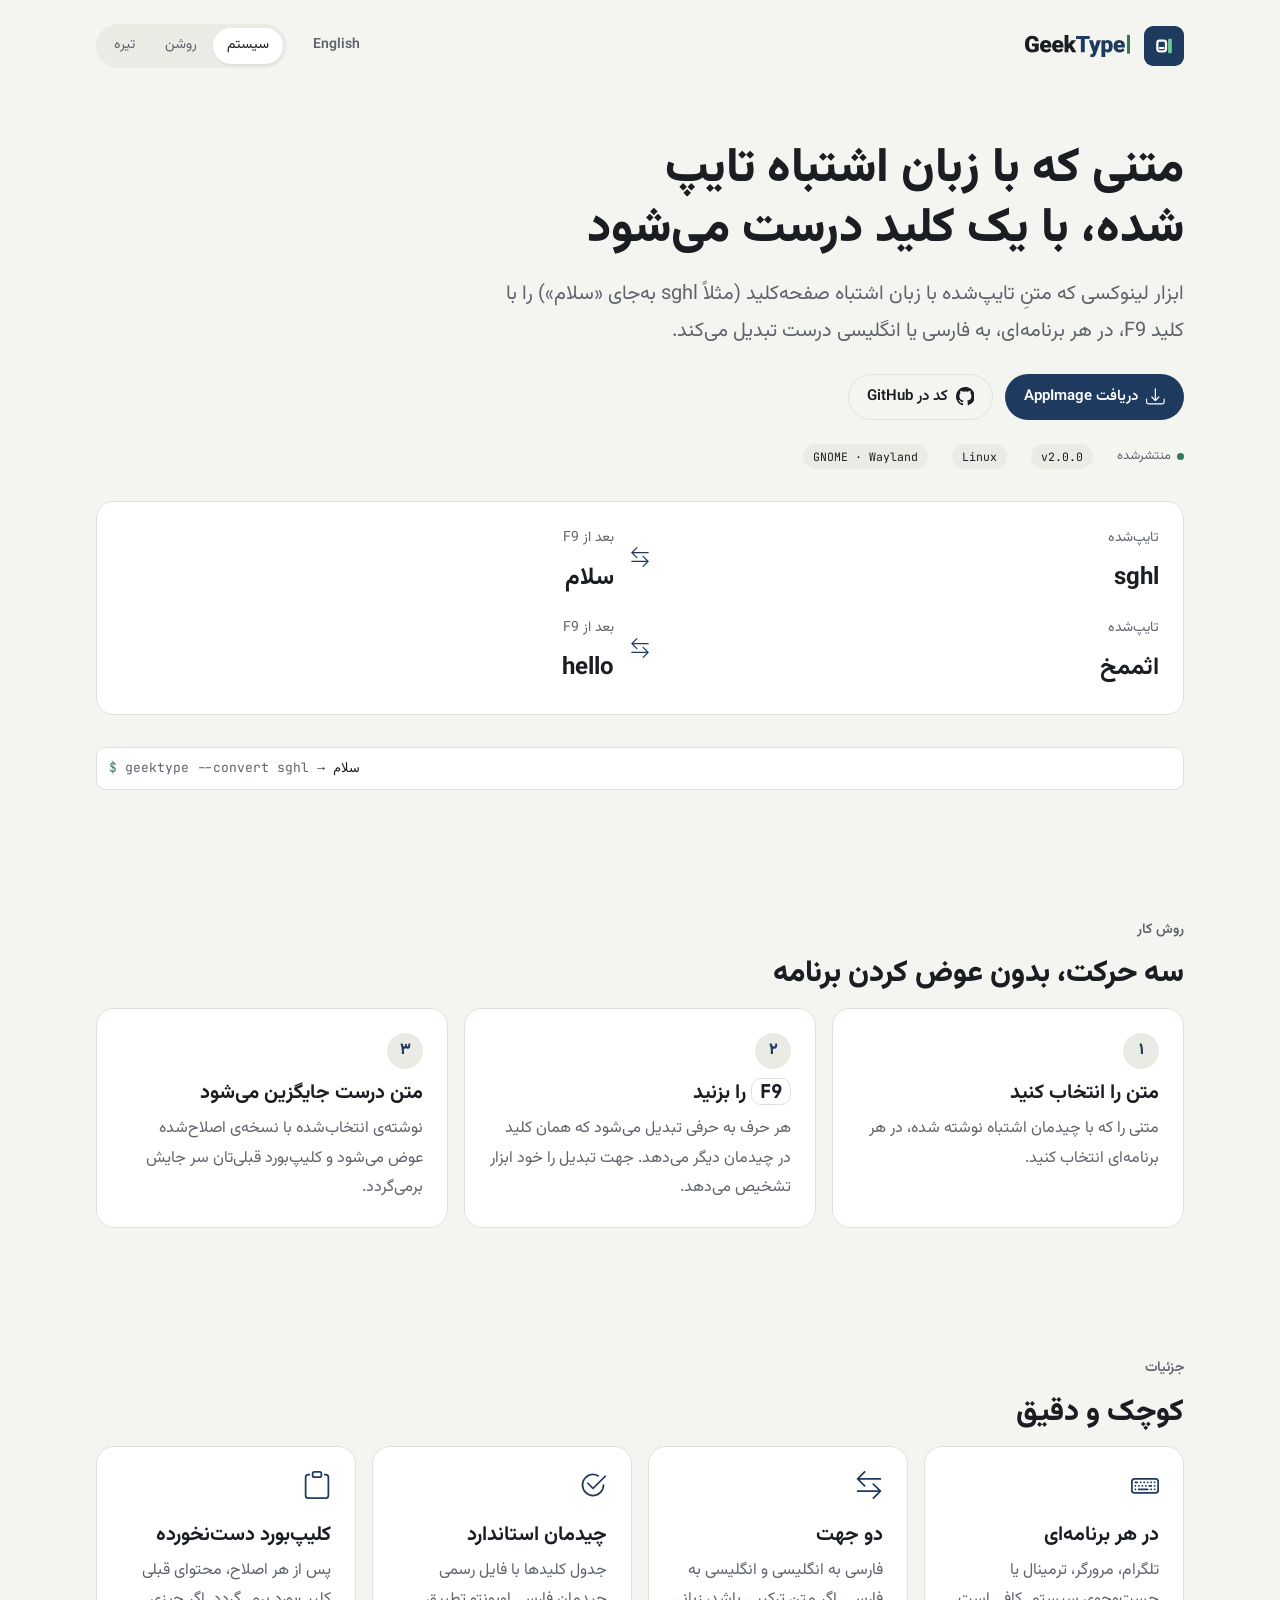
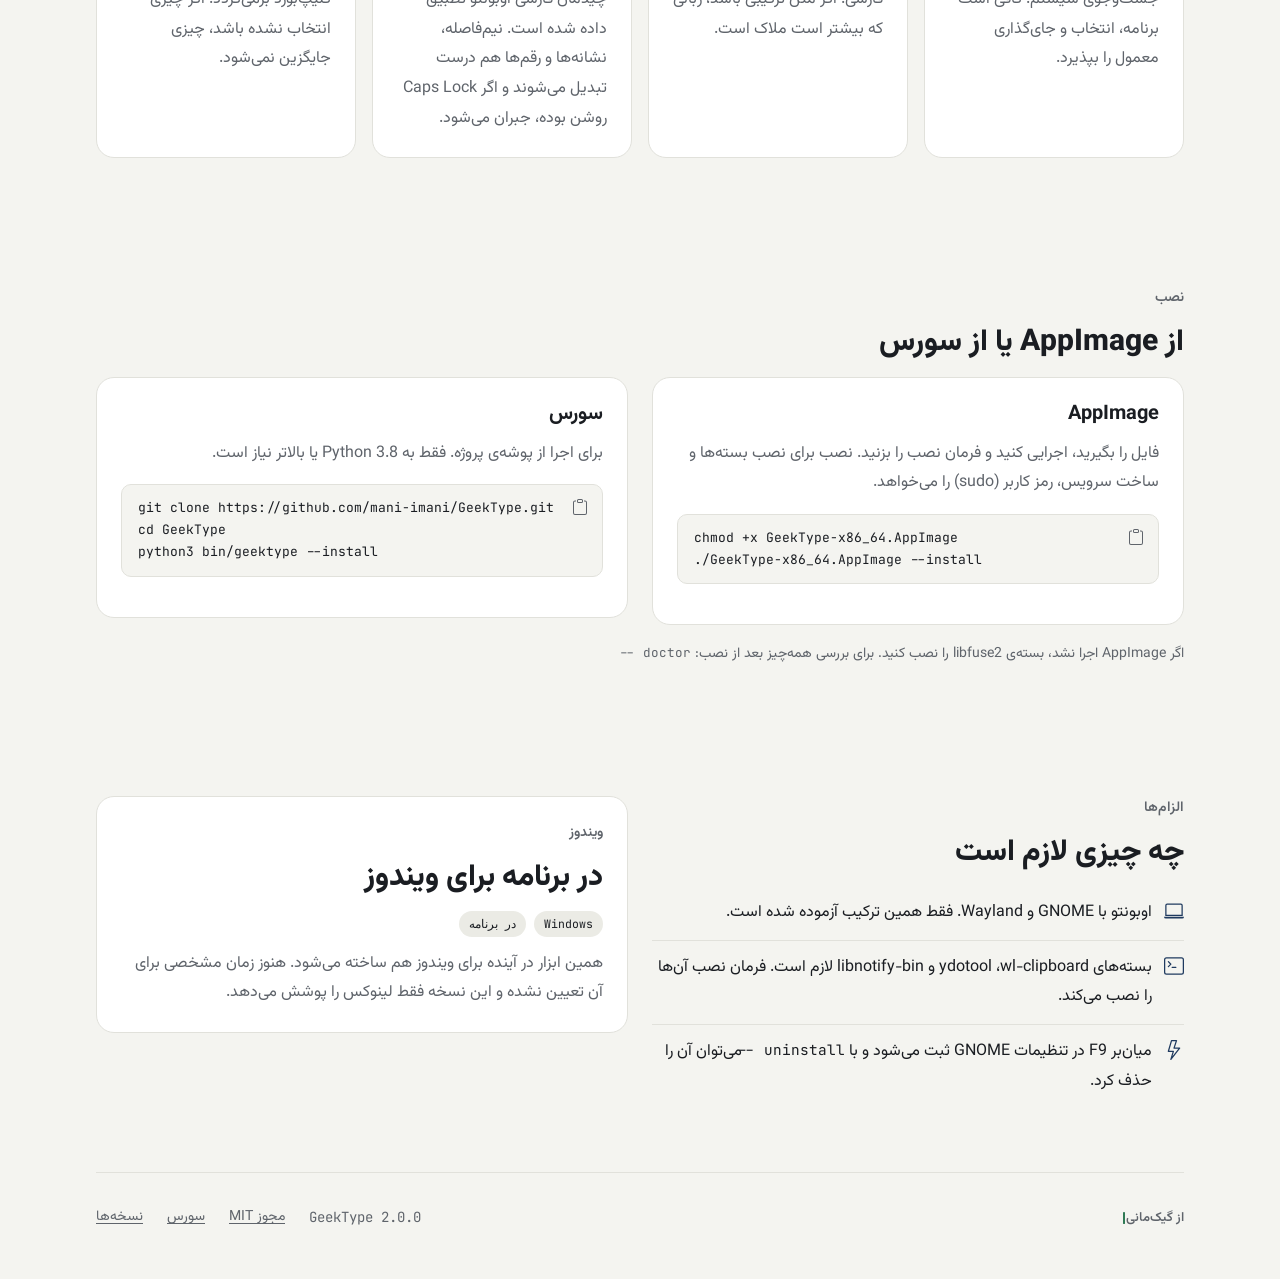
<file: docs/index.html>
<!doctype html>
<html lang="fa" dir="rtl">
<head>
<meta charset="utf-8">
<meta name="viewport" content="width=device-width, initial-scale=1">
<title>GeekType · اصلاح متنِ تایپ‌شده با زبان اشتباه</title>
<meta name="description" content="ابزار لینوکسی که متنِ تایپ‌شده با زبان اشتباه صفحه‌کلید را با کلید F9، در هر برنامه‌ای، به فارسی یا انگلیسی درست تبدیل می‌کند.">
<meta name="color-scheme" content="light dark">
<link rel="icon" type="image/svg+xml" href="assets/geektype-icon-32.svg">
<link rel="alternate" hreflang="en" href="en/">
<link rel="stylesheet" href="css/geek.css">
<link rel="stylesheet" href="css/geektype.css">
<script>try{var t=localStorage.getItem("geekmani-theme");if(t==="light"||t==="dark"){document.documentElement.setAttribute("data-theme",t)}}catch(e){}</script>
</head>
<body>
<a class="skip" href="#main">رفتن به محتوا</a>
<div class="gm-page">
<header class="top">
  <a class="brand" href="./" aria-label="GeekType">
    <span class="gm-mark"><img src="assets/geektype-icon.svg" alt="" width="40" height="40"></span>
    <img class="wordmark wm-light" src="assets/geektype-wordmark-light.svg" alt="GeekType" width="109" height="26">
    <img class="wordmark wm-dark" src="assets/geektype-wordmark-dark.svg" alt="GeekType" width="109" height="26">
  </a>
  <div class="top-tools">
    <a class="lang-link" href="en/" hreflang="en" lang="en">English</a>
    <div class="gm-seg" role="group" aria-label="پوسته"><button type="button" data-theme="system" aria-pressed="true">سیستم</button><button type="button" data-theme="light" aria-pressed="false">روشن</button><button type="button" data-theme="dark" aria-pressed="false">تیره</button></div>
  </div>
</header>

<main id="main">
<section class="hero">
  <h1 class="reveal">متنی که با زبان اشتباه تایپ شده، با یک کلید درست می‌شود</h1>
  <p class="lead reveal">ابزار لینوکسی که متنِ تایپ‌شده با زبان اشتباه صفحه‌کلید (مثلاً <bdi>sghl</bdi> به‌جای «سلام») را با کلید <bdi>F9</bdi>، در هر برنامه‌ای، به فارسی یا انگلیسی درست تبدیل می‌کند.</p>
  <div class="actions reveal">
    <a class="gm-btn gm-btn--primary" href="https://github.com/mani-imani/GeekType/releases/latest/download/GeekType-x86_64.AppImage"><svg class="ico" viewBox="0 0 16 16" aria-hidden="true" focusable="false"><path d="M.5 9.9a.5.5 0 0 1 .5.5v2.5a1 1 0 0 0 1 1h12a1 1 0 0 0 1-1v-2.5a.5.5 0 0 1 1 0v2.5a2 2 0 0 1-2 2H2a2 2 0 0 1-2-2v-2.5a.5.5 0 0 1 .5-.5"/>
  <path d="M7.646 11.854a.5.5 0 0 0 .708 0l3-3a.5.5 0 0 0-.708-.708L8.5 10.293V1.5a.5.5 0 0 0-1 0v8.793L5.354 8.146a.5.5 0 1 0-.708.708z"/></svg>دریافت AppImage</a>
    <a class="gm-btn gm-btn--secondary" href="https://github.com/mani-imani/GeekType"><svg class="ico" viewBox="0 0 16 16" aria-hidden="true" focusable="false"><path d="M8 0C3.58 0 0 3.58 0 8c0 3.54 2.29 6.53 5.47 7.59.4.07.55-.17.55-.38 0-.19-.01-.82-.01-1.49-2.01.37-2.53-.49-2.69-.94-.09-.23-.48-.94-.82-1.13-.28-.15-.68-.52-.01-.53.63-.01 1.08.58 1.23.82.72 1.21 1.87.87 2.33.66.07-.52.28-.87.51-1.07-1.78-.2-3.64-.89-3.64-3.95 0-.87.31-1.59.82-2.15-.08-.2-.36-1.02.08-2.12 0 0 .67-.21 2.2.82.64-.18 1.32-.27 2-.27s1.36.09 2 .27c1.53-1.04 2.2-.82 2.2-.82.44 1.1.16 1.92.08 2.12.51.56.82 1.27.82 2.15 0 3.07-1.87 3.75-3.65 3.95.29.25.54.73.54 1.48 0 1.07-.01 1.93-.01 2.2 0 .21.15.46.55.38A8.01 8.01 0 0 0 16 8c0-4.42-3.58-8-8-8"/></svg>کد در GitHub</a>
  </div>
  <div class="meta">
    <span class="gm-status">منتشرشده</span>
    <span class="gm-chip">v2.0.0</span>
    <span class="gm-chip">Linux</span>
    <span class="gm-chip">GNOME · Wayland</span>
  </div>
  <div class="gm-card demo reveal"><div class="demo-row"><div><span class="demo-label">تایپ‌شده</span><span class="demo-text" lang="en" dir="ltr">sghl</span></div><span class="demo-arrow"><svg class="ico" viewBox="0 0 16 16" aria-hidden="true" focusable="false"><path fill-rule="evenodd" d="M1 11.5a.5.5 0 0 0 .5.5h11.793l-3.147 3.146a.5.5 0 0 0 .708.708l4-4a.5.5 0 0 0 0-.708l-4-4a.5.5 0 0 0-.708.708L13.293 11H1.5a.5.5 0 0 0-.5.5m14-7a.5.5 0 0 1-.5.5H2.707l3.147 3.146a.5.5 0 1 1-.708.708l-4-4a.5.5 0 0 1 0-.708l4-4a.5.5 0 1 1 .708.708L2.707 4H14.5a.5.5 0 0 1 .5.5"/></svg></span><div><span class="demo-label">بعد از F9</span><span class="demo-text" lang="fa" dir="rtl">سلام</span></div></div><div class="demo-row"><div><span class="demo-label">تایپ‌شده</span><span class="demo-text" lang="fa" dir="rtl">اثممخ</span></div><span class="demo-arrow"><svg class="ico" viewBox="0 0 16 16" aria-hidden="true" focusable="false"><path fill-rule="evenodd" d="M1 11.5a.5.5 0 0 0 .5.5h11.793l-3.147 3.146a.5.5 0 0 0 .708.708l4-4a.5.5 0 0 0 0-.708l-4-4a.5.5 0 0 0-.708.708L13.293 11H1.5a.5.5 0 0 0-.5.5m14-7a.5.5 0 0 1-.5.5H2.707l3.147 3.146a.5.5 0 1 1-.708.708l-4-4a.5.5 0 0 1 0-.708l4-4a.5.5 0 1 1 .708.708L2.707 4H14.5a.5.5 0 0 1 .5.5"/></svg></span><div><span class="demo-label">بعد از F9</span><span class="demo-text" lang="en" dir="ltr">hello</span></div></div></div>
  <div class="gm-term"><span class="gm-prompt">$</span> geektype --convert sghl <span class="out">&rarr;</span> <span class="out" lang="fa" dir="rtl" style="unicode-bidi:isolate">سلام</span></div>
</section>

<section aria-labelledby="how">
  <p class="eyebrow">روش کار</p>
  <h2 id="how">سه حرکت، بدون عوض کردن برنامه</h2>
  <ol class="steps" style="padding:0;list-style:none;margin:0"><li class="gm-card step"><span class="step-num" aria-hidden="true">۱</span><h3>متن را انتخاب کنید</h3><p>متنی را که با چیدمان اشتباه نوشته شده، در هر برنامه‌ای انتخاب کنید.</p></li><li class="gm-card step"><span class="step-num" aria-hidden="true">۲</span><h3><kbd>F9</kbd> را بزنید</h3><p>هر حرف به حرفی تبدیل می‌شود که همان کلید در چیدمان دیگر می‌دهد. جهت تبدیل را خود ابزار تشخیص می‌دهد.</p></li><li class="gm-card step"><span class="step-num" aria-hidden="true">۳</span><h3>متن درست جایگزین می‌شود</h3><p>نوشته‌ی انتخاب‌شده با نسخه‌ی اصلاح‌شده عوض می‌شود و کلیپ‌بورد قبلی‌تان سر جایش برمی‌گردد.</p></li></ol>
</section>

<section aria-labelledby="feat">
  <p class="eyebrow">جزئیات</p>
  <h2 id="feat">کوچک و دقیق</h2>
  <ul class="features"><li class="gm-card feature"><svg class="ico" viewBox="0 0 16 16" aria-hidden="true" focusable="false"><path d="M14 5a1 1 0 0 1 1 1v5a1 1 0 0 1-1 1H2a1 1 0 0 1-1-1V6a1 1 0 0 1 1-1zM2 4a2 2 0 0 0-2 2v5a2 2 0 0 0 2 2h12a2 2 0 0 0 2-2V6a2 2 0 0 0-2-2z"/>
  <path d="M13 10.25a.25.25 0 0 1 .25-.25h.5a.25.25 0 0 1 .25.25v.5a.25.25 0 0 1-.25.25h-.5a.25.25 0 0 1-.25-.25zm0-2a.25.25 0 0 1 .25-.25h.5a.25.25 0 0 1 .25.25v.5a.25.25 0 0 1-.25.25h-.5a.25.25 0 0 1-.25-.25zm-5 0A.25.25 0 0 1 8.25 8h.5a.25.25 0 0 1 .25.25v.5a.25.25 0 0 1-.25.25h-.5A.25.25 0 0 1 8 8.75zm2 0a.25.25 0 0 1 .25-.25h1.5a.25.25 0 0 1 .25.25v.5a.25.25 0 0 1-.25.25h-1.5a.25.25 0 0 1-.25-.25zm1 2a.25.25 0 0 1 .25-.25h.5a.25.25 0 0 1 .25.25v.5a.25.25 0 0 1-.25.25h-.5a.25.25 0 0 1-.25-.25zm-5-2A.25.25 0 0 1 6.25 8h.5a.25.25 0 0 1 .25.25v.5a.25.25 0 0 1-.25.25h-.5A.25.25 0 0 1 6 8.75zm-2 0A.25.25 0 0 1 4.25 8h.5a.25.25 0 0 1 .25.25v.5a.25.25 0 0 1-.25.25h-.5A.25.25 0 0 1 4 8.75zm-2 0A.25.25 0 0 1 2.25 8h.5a.25.25 0 0 1 .25.25v.5a.25.25 0 0 1-.25.25h-.5A.25.25 0 0 1 2 8.75zm11-2a.25.25 0 0 1 .25-.25h.5a.25.25 0 0 1 .25.25v.5a.25.25 0 0 1-.25.25h-.5a.25.25 0 0 1-.25-.25zm-2 0a.25.25 0 0 1 .25-.25h.5a.25.25 0 0 1 .25.25v.5a.25.25 0 0 1-.25.25h-.5a.25.25 0 0 1-.25-.25zm-2 0A.25.25 0 0 1 9.25 6h.5a.25.25 0 0 1 .25.25v.5a.25.25 0 0 1-.25.25h-.5A.25.25 0 0 1 9 6.75zm-2 0A.25.25 0 0 1 7.25 6h.5a.25.25 0 0 1 .25.25v.5a.25.25 0 0 1-.25.25h-.5A.25.25 0 0 1 7 6.75zm-2 0A.25.25 0 0 1 5.25 6h.5a.25.25 0 0 1 .25.25v.5a.25.25 0 0 1-.25.25h-.5A.25.25 0 0 1 5 6.75zm-3 0A.25.25 0 0 1 2.25 6h1.5a.25.25 0 0 1 .25.25v.5a.25.25 0 0 1-.25.25h-1.5A.25.25 0 0 1 2 6.75zm0 4a.25.25 0 0 1 .25-.25h.5a.25.25 0 0 1 .25.25v.5a.25.25 0 0 1-.25.25h-.5a.25.25 0 0 1-.25-.25zm2 0a.25.25 0 0 1 .25-.25h5.5a.25.25 0 0 1 .25.25v.5a.25.25 0 0 1-.25.25h-5.5a.25.25 0 0 1-.25-.25z"/></svg><h3>در هر برنامه‌ای</h3><p>تلگرام، مرورگر، ترمینال یا جست‌وجوی سیستم. کافی است برنامه، انتخاب و جای‌گذاری معمول را بپذیرد.</p></li><li class="gm-card feature"><svg class="ico" viewBox="0 0 16 16" aria-hidden="true" focusable="false"><path fill-rule="evenodd" d="M1 11.5a.5.5 0 0 0 .5.5h11.793l-3.147 3.146a.5.5 0 0 0 .708.708l4-4a.5.5 0 0 0 0-.708l-4-4a.5.5 0 0 0-.708.708L13.293 11H1.5a.5.5 0 0 0-.5.5m14-7a.5.5 0 0 1-.5.5H2.707l3.147 3.146a.5.5 0 1 1-.708.708l-4-4a.5.5 0 0 1 0-.708l4-4a.5.5 0 1 1 .708.708L2.707 4H14.5a.5.5 0 0 1 .5.5"/></svg><h3>دو جهت</h3><p>فارسی به انگلیسی و انگلیسی به فارسی. اگر متن ترکیبی باشد، زبانی که بیشتر است ملاک است.</p></li><li class="gm-card feature"><svg class="ico" viewBox="0 0 16 16" aria-hidden="true" focusable="false"><path d="M2.5 8a5.5 5.5 0 0 1 8.25-4.764.5.5 0 0 0 .5-.866A6.5 6.5 0 1 0 14.5 8a.5.5 0 0 0-1 0 5.5 5.5 0 1 1-11 0"/>
  <path d="M15.354 3.354a.5.5 0 0 0-.708-.708L8 9.293 5.354 6.646a.5.5 0 1 0-.708.708l3 3a.5.5 0 0 0 .708 0z"/></svg><h3>چیدمان استاندارد</h3><p>جدول کلیدها با فایل رسمی چیدمان فارسی اوبونتو تطبیق داده شده است. نیم‌فاصله، نشانه‌ها و رقم‌ها هم درست تبدیل می‌شوند و اگر <bdi>Caps Lock</bdi> روشن بوده، جبران می‌شود.</p></li><li class="gm-card feature"><svg class="ico" viewBox="0 0 16 16" aria-hidden="true" focusable="false"><path d="M4 1.5H3a2 2 0 0 0-2 2V14a2 2 0 0 0 2 2h10a2 2 0 0 0 2-2V3.5a2 2 0 0 0-2-2h-1v1h1a1 1 0 0 1 1 1V14a1 1 0 0 1-1 1H3a1 1 0 0 1-1-1V3.5a1 1 0 0 1 1-1h1z"/>
  <path d="M9.5 1a.5.5 0 0 1 .5.5v1a.5.5 0 0 1-.5.5h-3a.5.5 0 0 1-.5-.5v-1a.5.5 0 0 1 .5-.5zm-3-1A1.5 1.5 0 0 0 5 1.5v1A1.5 1.5 0 0 0 6.5 4h3A1.5 1.5 0 0 0 11 2.5v-1A1.5 1.5 0 0 0 9.5 0z"/></svg><h3>کلیپ‌بورد دست‌نخورده</h3><p>پس از هر اصلاح، محتوای قبلی کلیپ‌بورد برمی‌گردد. اگر چیزی انتخاب نشده باشد، چیزی جایگزین نمی‌شود.</p></li></ul>
</section>

<section aria-labelledby="inst">
  <p class="eyebrow">نصب</p>
  <h2 id="inst">از AppImage یا از سورس</h2>
  <div class="install-grid">
    <div class="gm-card install-card"><h3>AppImage</h3><p>فایل را بگیرید، اجرایی کنید و فرمان نصب را بزنید. نصب برای نصب بسته‌ها و ساخت سرویس، رمز کاربر (sudo) را می‌خواهد.</p><div class="code"><pre><code>chmod +x GeekType-x86_64.AppImage
./GeekType-x86_64.AppImage --install</code></pre><button class="copy" type="button" aria-label="کپی فرمان" title="کپی فرمان"><svg class="ico" viewBox="0 0 16 16" aria-hidden="true" focusable="false"><path d="M4 1.5H3a2 2 0 0 0-2 2V14a2 2 0 0 0 2 2h10a2 2 0 0 0 2-2V3.5a2 2 0 0 0-2-2h-1v1h1a1 1 0 0 1 1 1V14a1 1 0 0 1-1 1H3a1 1 0 0 1-1-1V3.5a1 1 0 0 1 1-1h1z"/>
  <path d="M9.5 1a.5.5 0 0 1 .5.5v1a.5.5 0 0 1-.5.5h-3a.5.5 0 0 1-.5-.5v-1a.5.5 0 0 1 .5-.5zm-3-1A1.5 1.5 0 0 0 5 1.5v1A1.5 1.5 0 0 0 6.5 4h3A1.5 1.5 0 0 0 11 2.5v-1A1.5 1.5 0 0 0 9.5 0z"/></svg></button></div></div>
    <div class="gm-card install-card"><h3>سورس</h3><p>برای اجرا از پوشه‌ی پروژه. فقط به Python 3.8 یا بالاتر نیاز است.</p><div class="code"><pre><code>git clone https://github.com/mani-imani/GeekType.git
cd GeekType
python3 bin/geektype --install</code></pre><button class="copy" type="button" aria-label="کپی فرمان" title="کپی فرمان"><svg class="ico" viewBox="0 0 16 16" aria-hidden="true" focusable="false"><path d="M4 1.5H3a2 2 0 0 0-2 2V14a2 2 0 0 0 2 2h10a2 2 0 0 0 2-2V3.5a2 2 0 0 0-2-2h-1v1h1a1 1 0 0 1 1 1V14a1 1 0 0 1-1 1H3a1 1 0 0 1-1-1V3.5a1 1 0 0 1 1-1h1z"/>
  <path d="M9.5 1a.5.5 0 0 1 .5.5v1a.5.5 0 0 1-.5.5h-3a.5.5 0 0 1-.5-.5v-1a.5.5 0 0 1 .5-.5zm-3-1A1.5 1.5 0 0 0 5 1.5v1A1.5 1.5 0 0 0 6.5 4h3A1.5 1.5 0 0 0 11 2.5v-1A1.5 1.5 0 0 0 9.5 0z"/></svg></button></div></div>
  </div>
  <p class="note" style="margin-block-start:var(--gm-space-4)">اگر <bdi>AppImage</bdi> اجرا نشد، بسته‌ی <bdi>libfuse2</bdi> را نصب کنید. برای بررسی همه‌چیز بعد از نصب: <code dir="ltr">--doctor</code></p>
</section>

<section aria-labelledby="req">
  <div class="split">
    <div>
      <p class="eyebrow">الزام‌ها</p>
      <h2 id="req">چه چیزی لازم است</h2>
      <ul class="facts"><li><svg class="ico" viewBox="0 0 16 16" aria-hidden="true" focusable="false"><path d="M13.5 3a.5.5 0 0 1 .5.5V11H2V3.5a.5.5 0 0 1 .5-.5zm-11-1A1.5 1.5 0 0 0 1 3.5V12h14V3.5A1.5 1.5 0 0 0 13.5 2zM0 12.5h16a1.5 1.5 0 0 1-1.5 1.5h-13A1.5 1.5 0 0 1 0 12.5"/></svg><span>اوبونتو با GNOME و Wayland. فقط همین ترکیب آزموده شده است.</span></li><li><svg class="ico" viewBox="0 0 16 16" aria-hidden="true" focusable="false"><path d="M6 9a.5.5 0 0 1 .5-.5h3a.5.5 0 0 1 0 1h-3A.5.5 0 0 1 6 9M3.854 4.146a.5.5 0 1 0-.708.708L4.793 6.5 3.146 8.146a.5.5 0 1 0 .708.708l2-2a.5.5 0 0 0 0-.708z"/>
  <path d="M2 1a2 2 0 0 0-2 2v10a2 2 0 0 0 2 2h12a2 2 0 0 0 2-2V3a2 2 0 0 0-2-2zm12 1a1 1 0 0 1 1 1v10a1 1 0 0 1-1 1H2a1 1 0 0 1-1-1V3a1 1 0 0 1 1-1z"/></svg><span>بسته‌های <bdi>wl-clipboard</bdi>، <bdi>ydotool</bdi> و <bdi>libnotify-bin</bdi> لازم است. فرمان نصب آن‌ها را نصب می‌کند.</span></li><li><svg class="ico" viewBox="0 0 16 16" aria-hidden="true" focusable="false"><path d="M5.52.359A.5.5 0 0 1 6 0h4a.5.5 0 0 1 .474.658L8.694 6H12.5a.5.5 0 0 1 .395.807l-7 9a.5.5 0 0 1-.873-.454L6.823 9.5H3.5a.5.5 0 0 1-.48-.641zM6.374 1 4.168 8.5H7.5a.5.5 0 0 1 .478.647L6.78 13.04 11.478 7H8a.5.5 0 0 1-.474-.658L9.306 1z"/></svg><span>میان‌بر F9 در تنظیمات GNOME ثبت می‌شود و با <code dir="ltr">--uninstall</code> می‌توان آن را حذف کرد.</span></li></ul>
    </div>
    <div class="gm-card">
      <p class="eyebrow">ویندوز</p>
      <h2>در برنامه برای ویندوز</h2>
      <div class="chip-row"><span class="gm-chip">Windows</span><span class="gm-chip">در برنامه</span></div>
      <p class="gm-muted" style="margin:0">همین ابزار در آینده برای ویندوز هم ساخته می‌شود. هنوز زمان مشخصی برای آن تعیین نشده و این نسخه فقط لینوکس را پوشش می‌دهد.</p>
    </div>
  </div>
</section>
</main>

<footer class="foot">
  <a class="gm-sign" href="https://github.com/mani-imani">از گیک‌مانی<i class="gm-cursor"></i></a>
  <div class="foot-links">
    <span class="gm-mono">GeekType 2.0.0</span>
    <a href="https://github.com/mani-imani/GeekType/blob/main/LICENSE">مجوز MIT</a>
    <a href="https://github.com/mani-imani/GeekType">سورس</a>
    <a href="https://github.com/mani-imani/GeekType/releases">نسخه‌ها</a>
  </div>
</footer>
</div>
<script src="js/geektype.js" defer></script>
</body>
</html>
</file>
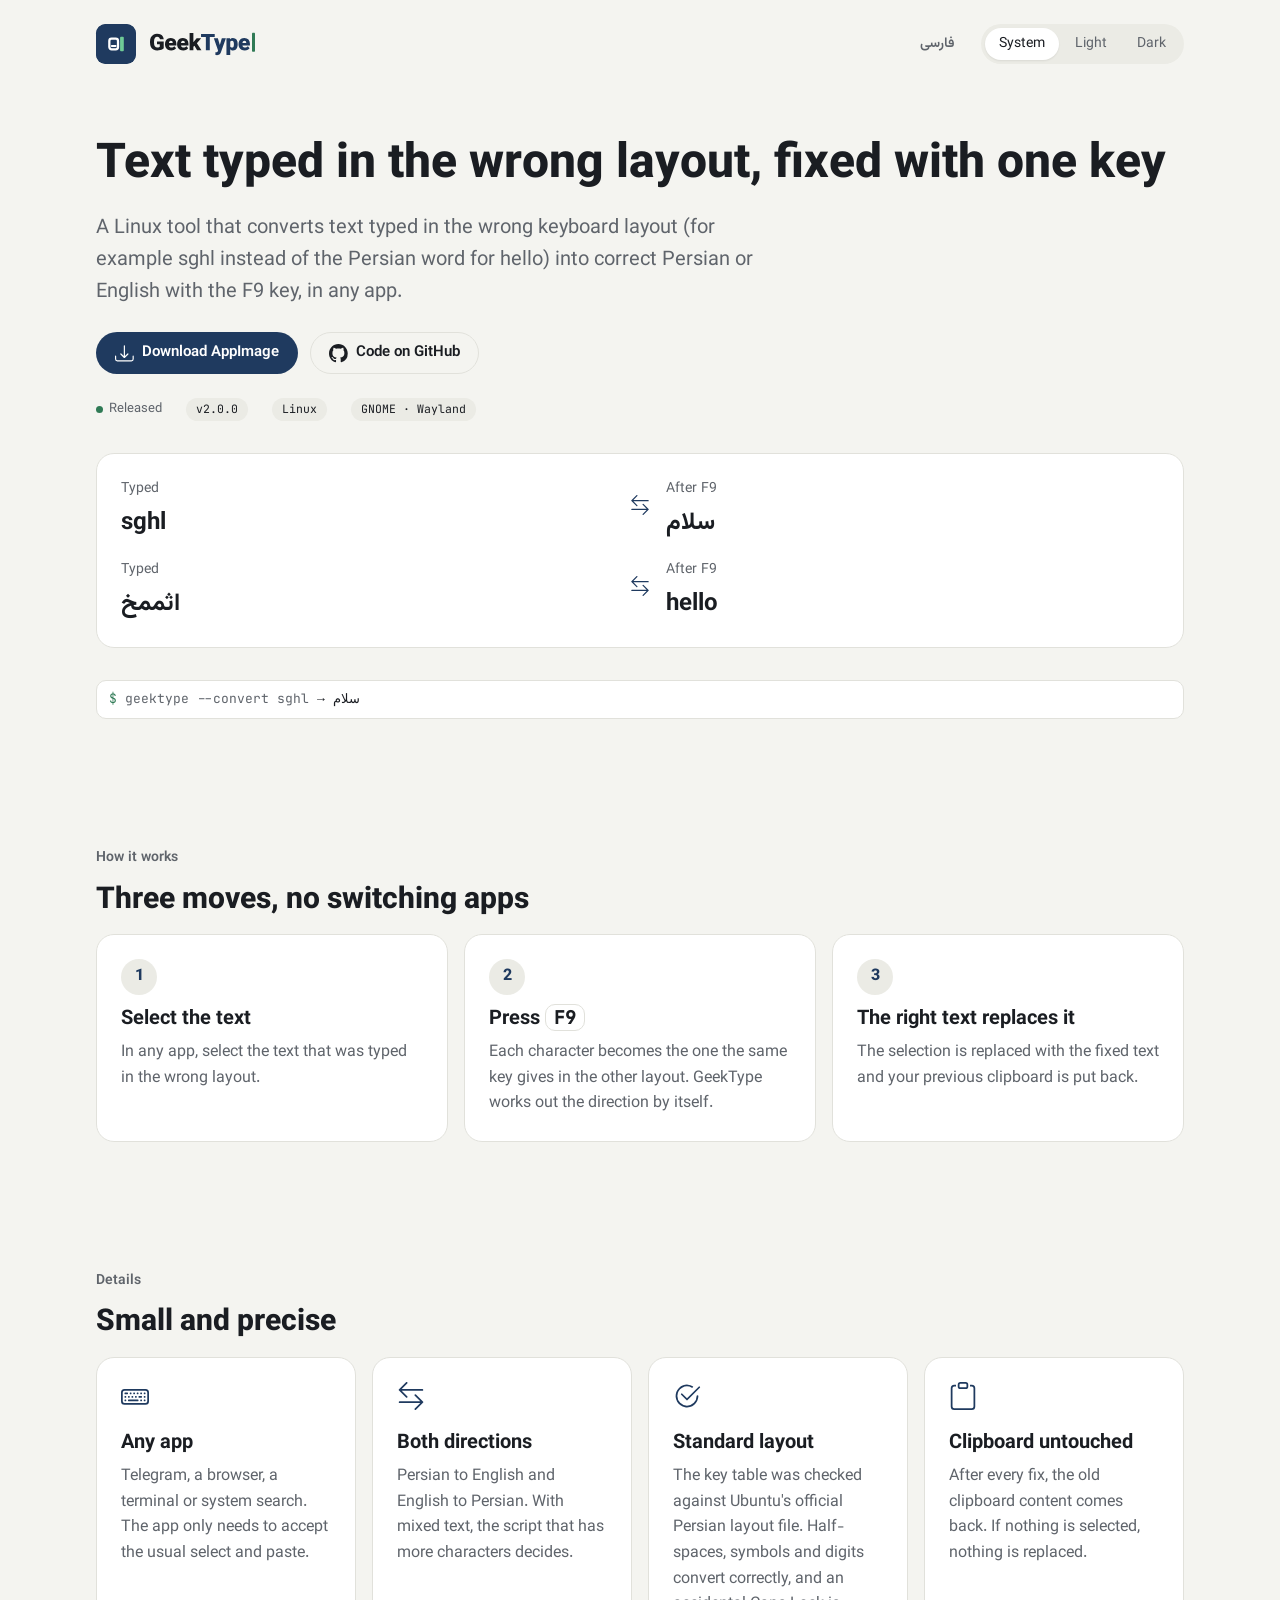
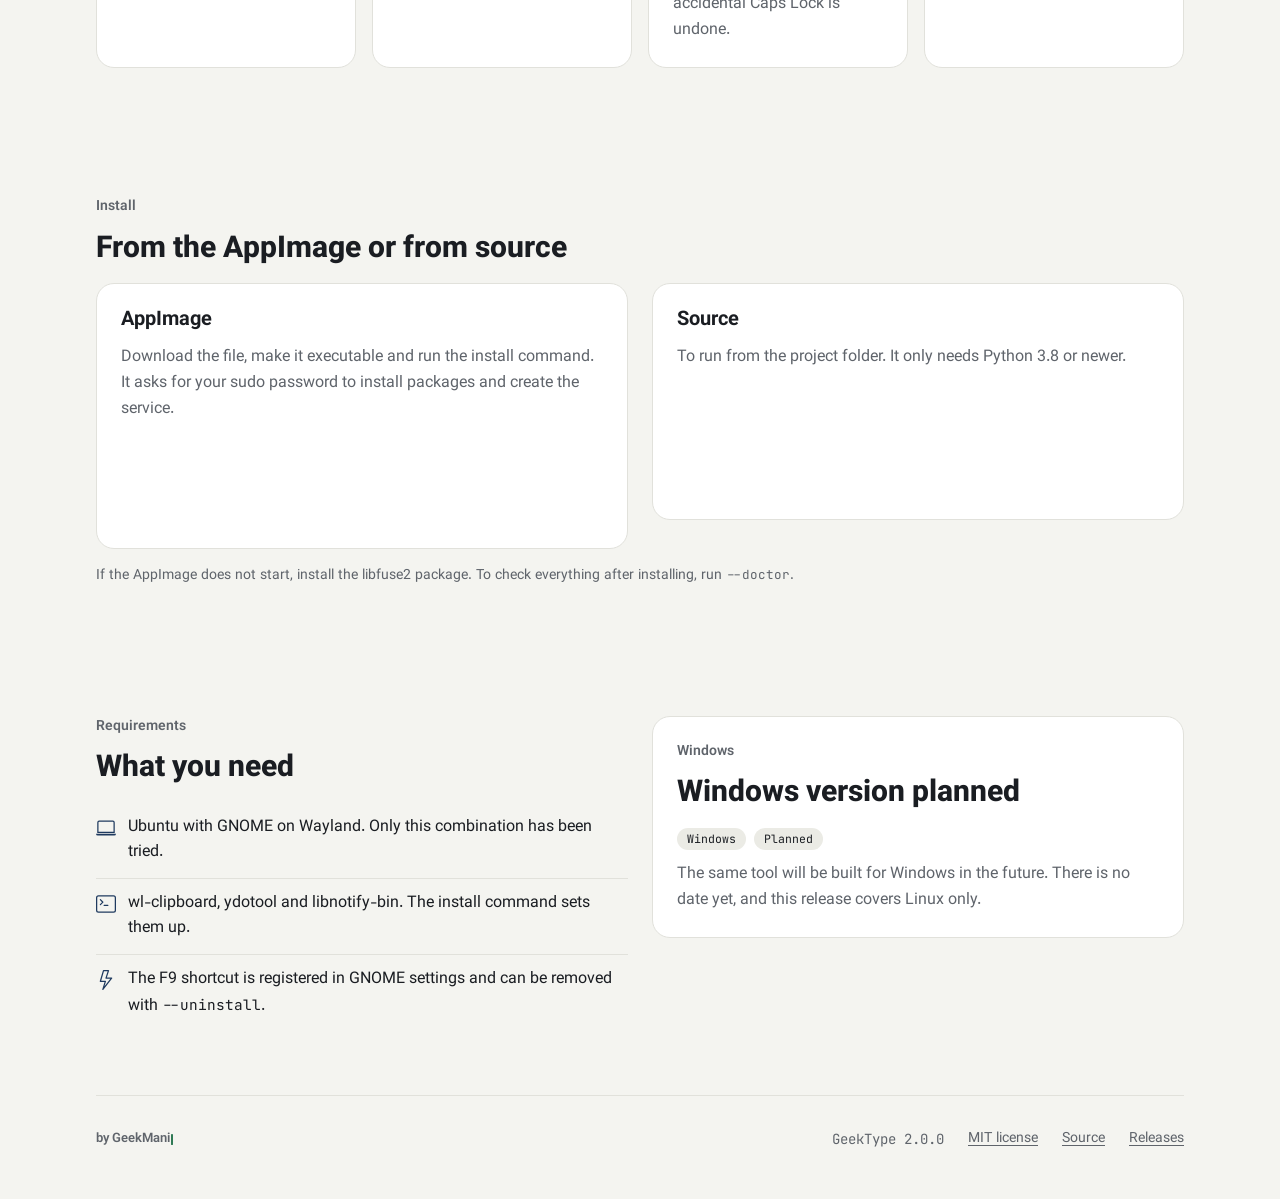
<file: docs/en/index.html>
<!doctype html>
<html lang="en" dir="ltr">
<head>
<meta charset="utf-8">
<meta name="viewport" content="width=device-width, initial-scale=1">
<title>GeekType · Fix text typed in the wrong layout</title>
<meta name="description" content="A Linux tool that converts text typed in the wrong keyboard layout into correct Persian or English with the F9 key, in any app.">
<meta name="color-scheme" content="light dark">
<link rel="icon" type="image/svg+xml" href="../assets/geektype-icon-32.svg">
<link rel="alternate" hreflang="fa" href="../">
<link rel="stylesheet" href="../css/geek.css">
<link rel="stylesheet" href="../css/geektype.css">
<script>try{var t=localStorage.getItem("geekmani-theme");if(t==="light"||t==="dark"){document.documentElement.setAttribute("data-theme",t)}}catch(e){}</script>
</head>
<body>
<a class="skip" href="#main">Skip to content</a>
<div class="gm-page">
<header class="top">
  <a class="brand" href="./" aria-label="GeekType">
    <span class="gm-mark"><img src="../assets/geektype-icon.svg" alt="" width="40" height="40"></span>
    <img class="wordmark wm-light" src="../assets/geektype-wordmark-light.svg" alt="GeekType" width="109" height="26">
    <img class="wordmark wm-dark" src="../assets/geektype-wordmark-dark.svg" alt="GeekType" width="109" height="26">
  </a>
  <div class="top-tools">
    <a class="lang-link" href="../" hreflang="fa" lang="fa">فارسی</a>
    <div class="gm-seg" role="group" aria-label="Theme"><button type="button" data-theme="system" aria-pressed="true">System</button><button type="button" data-theme="light" aria-pressed="false">Light</button><button type="button" data-theme="dark" aria-pressed="false">Dark</button></div>
  </div>
</header>

<main id="main">
<section class="hero">
  <h1 class="reveal">Text typed in the wrong layout, fixed with one key</h1>
  <p class="lead reveal">A Linux tool that converts text typed in the wrong keyboard layout (for example <bdi>sghl</bdi> instead of the Persian word for hello) into correct Persian or English with the <bdi>F9</bdi> key, in any app.</p>
  <div class="actions reveal">
    <a class="gm-btn gm-btn--primary" href="https://github.com/mani-imani/GeekType/releases/latest/download/GeekType-x86_64.AppImage"><svg class="ico" viewBox="0 0 16 16" aria-hidden="true" focusable="false"><path d="M.5 9.9a.5.5 0 0 1 .5.5v2.5a1 1 0 0 0 1 1h12a1 1 0 0 0 1-1v-2.5a.5.5 0 0 1 1 0v2.5a2 2 0 0 1-2 2H2a2 2 0 0 1-2-2v-2.5a.5.5 0 0 1 .5-.5"/>
  <path d="M7.646 11.854a.5.5 0 0 0 .708 0l3-3a.5.5 0 0 0-.708-.708L8.5 10.293V1.5a.5.5 0 0 0-1 0v8.793L5.354 8.146a.5.5 0 1 0-.708.708z"/></svg>Download AppImage</a>
    <a class="gm-btn gm-btn--secondary" href="https://github.com/mani-imani/GeekType"><svg class="ico" viewBox="0 0 16 16" aria-hidden="true" focusable="false"><path d="M8 0C3.58 0 0 3.58 0 8c0 3.54 2.29 6.53 5.47 7.59.4.07.55-.17.55-.38 0-.19-.01-.82-.01-1.49-2.01.37-2.53-.49-2.69-.94-.09-.23-.48-.94-.82-1.13-.28-.15-.68-.52-.01-.53.63-.01 1.08.58 1.23.82.72 1.21 1.87.87 2.33.66.07-.52.28-.87.51-1.07-1.78-.2-3.64-.89-3.64-3.95 0-.87.31-1.59.82-2.15-.08-.2-.36-1.02.08-2.12 0 0 .67-.21 2.2.82.64-.18 1.32-.27 2-.27s1.36.09 2 .27c1.53-1.04 2.2-.82 2.2-.82.44 1.1.16 1.92.08 2.12.51.56.82 1.27.82 2.15 0 3.07-1.87 3.75-3.65 3.95.29.25.54.73.54 1.48 0 1.07-.01 1.93-.01 2.2 0 .21.15.46.55.38A8.01 8.01 0 0 0 16 8c0-4.42-3.58-8-8-8"/></svg>Code on GitHub</a>
  </div>
  <div class="meta">
    <span class="gm-status">Released</span>
    <span class="gm-chip">v2.0.0</span>
    <span class="gm-chip">Linux</span>
    <span class="gm-chip">GNOME · Wayland</span>
  </div>
  <div class="gm-card demo reveal"><div class="demo-row"><div><span class="demo-label">Typed</span><span class="demo-text" lang="en" dir="ltr">sghl</span></div><span class="demo-arrow"><svg class="ico" viewBox="0 0 16 16" aria-hidden="true" focusable="false"><path fill-rule="evenodd" d="M1 11.5a.5.5 0 0 0 .5.5h11.793l-3.147 3.146a.5.5 0 0 0 .708.708l4-4a.5.5 0 0 0 0-.708l-4-4a.5.5 0 0 0-.708.708L13.293 11H1.5a.5.5 0 0 0-.5.5m14-7a.5.5 0 0 1-.5.5H2.707l3.147 3.146a.5.5 0 1 1-.708.708l-4-4a.5.5 0 0 1 0-.708l4-4a.5.5 0 1 1 .708.708L2.707 4H14.5a.5.5 0 0 1 .5.5"/></svg></span><div><span class="demo-label">After F9</span><span class="demo-text" lang="fa" dir="rtl">سلام</span></div></div><div class="demo-row"><div><span class="demo-label">Typed</span><span class="demo-text" lang="fa" dir="rtl">اثممخ</span></div><span class="demo-arrow"><svg class="ico" viewBox="0 0 16 16" aria-hidden="true" focusable="false"><path fill-rule="evenodd" d="M1 11.5a.5.5 0 0 0 .5.5h11.793l-3.147 3.146a.5.5 0 0 0 .708.708l4-4a.5.5 0 0 0 0-.708l-4-4a.5.5 0 0 0-.708.708L13.293 11H1.5a.5.5 0 0 0-.5.5m14-7a.5.5 0 0 1-.5.5H2.707l3.147 3.146a.5.5 0 1 1-.708.708l-4-4a.5.5 0 0 1 0-.708l4-4a.5.5 0 1 1 .708.708L2.707 4H14.5a.5.5 0 0 1 .5.5"/></svg></span><div><span class="demo-label">After F9</span><span class="demo-text" lang="en" dir="ltr">hello</span></div></div></div>
  <div class="gm-term"><span class="gm-prompt">$</span> geektype --convert sghl <span class="out">&rarr;</span> <span class="out" lang="fa" dir="rtl" style="unicode-bidi:isolate">سلام</span></div>
</section>

<section aria-labelledby="how">
  <p class="eyebrow">How it works</p>
  <h2 id="how">Three moves, no switching apps</h2>
  <ol class="steps" style="padding:0;list-style:none;margin:0"><li class="gm-card step"><span class="step-num" aria-hidden="true">1</span><h3>Select the text</h3><p>In any app, select the text that was typed in the wrong layout.</p></li><li class="gm-card step"><span class="step-num" aria-hidden="true">2</span><h3>Press <kbd>F9</kbd></h3><p>Each character becomes the one the same key gives in the other layout. GeekType works out the direction by itself.</p></li><li class="gm-card step"><span class="step-num" aria-hidden="true">3</span><h3>The right text replaces it</h3><p>The selection is replaced with the fixed text and your previous clipboard is put back.</p></li></ol>
</section>

<section aria-labelledby="feat">
  <p class="eyebrow">Details</p>
  <h2 id="feat">Small and precise</h2>
  <ul class="features"><li class="gm-card feature"><svg class="ico" viewBox="0 0 16 16" aria-hidden="true" focusable="false"><path d="M14 5a1 1 0 0 1 1 1v5a1 1 0 0 1-1 1H2a1 1 0 0 1-1-1V6a1 1 0 0 1 1-1zM2 4a2 2 0 0 0-2 2v5a2 2 0 0 0 2 2h12a2 2 0 0 0 2-2V6a2 2 0 0 0-2-2z"/>
  <path d="M13 10.25a.25.25 0 0 1 .25-.25h.5a.25.25 0 0 1 .25.25v.5a.25.25 0 0 1-.25.25h-.5a.25.25 0 0 1-.25-.25zm0-2a.25.25 0 0 1 .25-.25h.5a.25.25 0 0 1 .25.25v.5a.25.25 0 0 1-.25.25h-.5a.25.25 0 0 1-.25-.25zm-5 0A.25.25 0 0 1 8.25 8h.5a.25.25 0 0 1 .25.25v.5a.25.25 0 0 1-.25.25h-.5A.25.25 0 0 1 8 8.75zm2 0a.25.25 0 0 1 .25-.25h1.5a.25.25 0 0 1 .25.25v.5a.25.25 0 0 1-.25.25h-1.5a.25.25 0 0 1-.25-.25zm1 2a.25.25 0 0 1 .25-.25h.5a.25.25 0 0 1 .25.25v.5a.25.25 0 0 1-.25.25h-.5a.25.25 0 0 1-.25-.25zm-5-2A.25.25 0 0 1 6.25 8h.5a.25.25 0 0 1 .25.25v.5a.25.25 0 0 1-.25.25h-.5A.25.25 0 0 1 6 8.75zm-2 0A.25.25 0 0 1 4.25 8h.5a.25.25 0 0 1 .25.25v.5a.25.25 0 0 1-.25.25h-.5A.25.25 0 0 1 4 8.75zm-2 0A.25.25 0 0 1 2.25 8h.5a.25.25 0 0 1 .25.25v.5a.25.25 0 0 1-.25.25h-.5A.25.25 0 0 1 2 8.75zm11-2a.25.25 0 0 1 .25-.25h.5a.25.25 0 0 1 .25.25v.5a.25.25 0 0 1-.25.25h-.5a.25.25 0 0 1-.25-.25zm-2 0a.25.25 0 0 1 .25-.25h.5a.25.25 0 0 1 .25.25v.5a.25.25 0 0 1-.25.25h-.5a.25.25 0 0 1-.25-.25zm-2 0A.25.25 0 0 1 9.25 6h.5a.25.25 0 0 1 .25.25v.5a.25.25 0 0 1-.25.25h-.5A.25.25 0 0 1 9 6.75zm-2 0A.25.25 0 0 1 7.25 6h.5a.25.25 0 0 1 .25.25v.5a.25.25 0 0 1-.25.25h-.5A.25.25 0 0 1 7 6.75zm-2 0A.25.25 0 0 1 5.25 6h.5a.25.25 0 0 1 .25.25v.5a.25.25 0 0 1-.25.25h-.5A.25.25 0 0 1 5 6.75zm-3 0A.25.25 0 0 1 2.25 6h1.5a.25.25 0 0 1 .25.25v.5a.25.25 0 0 1-.25.25h-1.5A.25.25 0 0 1 2 6.75zm0 4a.25.25 0 0 1 .25-.25h.5a.25.25 0 0 1 .25.25v.5a.25.25 0 0 1-.25.25h-.5a.25.25 0 0 1-.25-.25zm2 0a.25.25 0 0 1 .25-.25h5.5a.25.25 0 0 1 .25.25v.5a.25.25 0 0 1-.25.25h-5.5a.25.25 0 0 1-.25-.25z"/></svg><h3>Any app</h3><p>Telegram, a browser, a terminal or system search. The app only needs to accept the usual select and paste.</p></li><li class="gm-card feature"><svg class="ico" viewBox="0 0 16 16" aria-hidden="true" focusable="false"><path fill-rule="evenodd" d="M1 11.5a.5.5 0 0 0 .5.5h11.793l-3.147 3.146a.5.5 0 0 0 .708.708l4-4a.5.5 0 0 0 0-.708l-4-4a.5.5 0 0 0-.708.708L13.293 11H1.5a.5.5 0 0 0-.5.5m14-7a.5.5 0 0 1-.5.5H2.707l3.147 3.146a.5.5 0 1 1-.708.708l-4-4a.5.5 0 0 1 0-.708l4-4a.5.5 0 1 1 .708.708L2.707 4H14.5a.5.5 0 0 1 .5.5"/></svg><h3>Both directions</h3><p>Persian to English and English to Persian. With mixed text, the script that has more characters decides.</p></li><li class="gm-card feature"><svg class="ico" viewBox="0 0 16 16" aria-hidden="true" focusable="false"><path d="M2.5 8a5.5 5.5 0 0 1 8.25-4.764.5.5 0 0 0 .5-.866A6.5 6.5 0 1 0 14.5 8a.5.5 0 0 0-1 0 5.5 5.5 0 1 1-11 0"/>
  <path d="M15.354 3.354a.5.5 0 0 0-.708-.708L8 9.293 5.354 6.646a.5.5 0 1 0-.708.708l3 3a.5.5 0 0 0 .708 0z"/></svg><h3>Standard layout</h3><p>The key table was checked against Ubuntu's official Persian layout file. Half-spaces, symbols and digits convert correctly, and an accidental Caps Lock is undone.</p></li><li class="gm-card feature"><svg class="ico" viewBox="0 0 16 16" aria-hidden="true" focusable="false"><path d="M4 1.5H3a2 2 0 0 0-2 2V14a2 2 0 0 0 2 2h10a2 2 0 0 0 2-2V3.5a2 2 0 0 0-2-2h-1v1h1a1 1 0 0 1 1 1V14a1 1 0 0 1-1 1H3a1 1 0 0 1-1-1V3.5a1 1 0 0 1 1-1h1z"/>
  <path d="M9.5 1a.5.5 0 0 1 .5.5v1a.5.5 0 0 1-.5.5h-3a.5.5 0 0 1-.5-.5v-1a.5.5 0 0 1 .5-.5zm-3-1A1.5 1.5 0 0 0 5 1.5v1A1.5 1.5 0 0 0 6.5 4h3A1.5 1.5 0 0 0 11 2.5v-1A1.5 1.5 0 0 0 9.5 0z"/></svg><h3>Clipboard untouched</h3><p>After every fix, the old clipboard content comes back. If nothing is selected, nothing is replaced.</p></li></ul>
</section>

<section aria-labelledby="inst">
  <p class="eyebrow">Install</p>
  <h2 id="inst">From the AppImage or from source</h2>
  <div class="install-grid">
    <div class="gm-card install-card"><h3>AppImage</h3><p>Download the file, make it executable and run the install command. It asks for your sudo password to install packages and create the service.</p><div class="code"><pre><code>chmod +x GeekType-x86_64.AppImage
./GeekType-x86_64.AppImage --install</code></pre><button class="copy" type="button" aria-label="Copy command" title="Copy command"><svg class="ico" viewBox="0 0 16 16" aria-hidden="true" focusable="false"><path d="M4 1.5H3a2 2 0 0 0-2 2V14a2 2 0 0 0 2 2h10a2 2 0 0 0 2-2V3.5a2 2 0 0 0-2-2h-1v1h1a1 1 0 0 1 1 1V14a1 1 0 0 1-1 1H3a1 1 0 0 1-1-1V3.5a1 1 0 0 1 1-1h1z"/>
  <path d="M9.5 1a.5.5 0 0 1 .5.5v1a.5.5 0 0 1-.5.5h-3a.5.5 0 0 1-.5-.5v-1a.5.5 0 0 1 .5-.5zm-3-1A1.5 1.5 0 0 0 5 1.5v1A1.5 1.5 0 0 0 6.5 4h3A1.5 1.5 0 0 0 11 2.5v-1A1.5 1.5 0 0 0 9.5 0z"/></svg></button></div></div>
    <div class="gm-card install-card"><h3>Source</h3><p>To run from the project folder. It only needs Python 3.8 or newer.</p><div class="code"><pre><code>git clone https://github.com/mani-imani/GeekType.git
cd GeekType
python3 bin/geektype --install</code></pre><button class="copy" type="button" aria-label="Copy command" title="Copy command"><svg class="ico" viewBox="0 0 16 16" aria-hidden="true" focusable="false"><path d="M4 1.5H3a2 2 0 0 0-2 2V14a2 2 0 0 0 2 2h10a2 2 0 0 0 2-2V3.5a2 2 0 0 0-2-2h-1v1h1a1 1 0 0 1 1 1V14a1 1 0 0 1-1 1H3a1 1 0 0 1-1-1V3.5a1 1 0 0 1 1-1h1z"/>
  <path d="M9.5 1a.5.5 0 0 1 .5.5v1a.5.5 0 0 1-.5.5h-3a.5.5 0 0 1-.5-.5v-1a.5.5 0 0 1 .5-.5zm-3-1A1.5 1.5 0 0 0 5 1.5v1A1.5 1.5 0 0 0 6.5 4h3A1.5 1.5 0 0 0 11 2.5v-1A1.5 1.5 0 0 0 9.5 0z"/></svg></button></div></div>
  </div>
  <p class="note" style="margin-block-start:var(--gm-space-4)">If the AppImage does not start, install the libfuse2 package. To check everything after installing, run <code>--doctor</code>.</p>
</section>

<section aria-labelledby="req">
  <div class="split">
    <div>
      <p class="eyebrow">Requirements</p>
      <h2 id="req">What you need</h2>
      <ul class="facts"><li><svg class="ico" viewBox="0 0 16 16" aria-hidden="true" focusable="false"><path d="M13.5 3a.5.5 0 0 1 .5.5V11H2V3.5a.5.5 0 0 1 .5-.5zm-11-1A1.5 1.5 0 0 0 1 3.5V12h14V3.5A1.5 1.5 0 0 0 13.5 2zM0 12.5h16a1.5 1.5 0 0 1-1.5 1.5h-13A1.5 1.5 0 0 1 0 12.5"/></svg><span>Ubuntu with GNOME on Wayland. Only this combination has been tried.</span></li><li><svg class="ico" viewBox="0 0 16 16" aria-hidden="true" focusable="false"><path d="M6 9a.5.5 0 0 1 .5-.5h3a.5.5 0 0 1 0 1h-3A.5.5 0 0 1 6 9M3.854 4.146a.5.5 0 1 0-.708.708L4.793 6.5 3.146 8.146a.5.5 0 1 0 .708.708l2-2a.5.5 0 0 0 0-.708z"/>
  <path d="M2 1a2 2 0 0 0-2 2v10a2 2 0 0 0 2 2h12a2 2 0 0 0 2-2V3a2 2 0 0 0-2-2zm12 1a1 1 0 0 1 1 1v10a1 1 0 0 1-1 1H2a1 1 0 0 1-1-1V3a1 1 0 0 1 1-1z"/></svg><span>wl-clipboard, ydotool and libnotify-bin. The install command sets them up.</span></li><li><svg class="ico" viewBox="0 0 16 16" aria-hidden="true" focusable="false"><path d="M5.52.359A.5.5 0 0 1 6 0h4a.5.5 0 0 1 .474.658L8.694 6H12.5a.5.5 0 0 1 .395.807l-7 9a.5.5 0 0 1-.873-.454L6.823 9.5H3.5a.5.5 0 0 1-.48-.641zM6.374 1 4.168 8.5H7.5a.5.5 0 0 1 .478.647L6.78 13.04 11.478 7H8a.5.5 0 0 1-.474-.658L9.306 1z"/></svg><span>The F9 shortcut is registered in GNOME settings and can be removed with <code>--uninstall</code>.</span></li></ul>
    </div>
    <div class="gm-card">
      <p class="eyebrow">Windows</p>
      <h2>Windows version planned</h2>
      <div class="chip-row"><span class="gm-chip">Windows</span><span class="gm-chip">Planned</span></div>
      <p class="gm-muted" style="margin:0">The same tool will be built for Windows in the future. There is no date yet, and this release covers Linux only.</p>
    </div>
  </div>
</section>
</main>

<footer class="foot">
  <a class="gm-sign" href="https://github.com/mani-imani">by GeekMani<i class="gm-cursor"></i></a>
  <div class="foot-links">
    <span class="gm-mono">GeekType 2.0.0</span>
    <a href="https://github.com/mani-imani/GeekType/blob/main/LICENSE">MIT license</a>
    <a href="https://github.com/mani-imani/GeekType">Source</a>
    <a href="https://github.com/mani-imani/GeekType/releases">Releases</a>
  </div>
</footer>
</div>
<script src="../js/geektype.js" defer></script>
</body>
</html>
</file>
<file: docs/css/geek.css>
/* ============================================================================
   geek.css — GeekMani design foundation
   Version 1.2.0 · 1405-08-13 · 2026-11-04
   Owner: Mani ImaniSanjar (مانی ایمانی‌سنجر) · aka GeekMani (گیک‌مانی)
   Source of truth: brand/brand.tokens.json + brand/brand.md (§6, §7)
   Used by: maniimani.ir and every Geek product (GeekRTL, GeekRef, GeekType,
            GeekOrbit, GeekProject, …)
   ============================================================================

   READ THIS FIRST (for people and for AI)
   ----------------------------------------------------------------------------
   1. Never write a hex color in your own CSS. Use the --gm-* variables below.
      They switch automatically between light and dark.
   2. The palette in one sentence:
        warm paper neutrals everywhere, NAVY for the brand and anything
        interactive, a tiny bit of GREEN only as a signal (the cursor, a status
        dot, a terminal prompt). Nothing else.
   3. Fonts: Vazirmatn for all text (Persian and English). JetBrains Mono only
      for code, versions, terminal lines and tiny labels.
   4. Shapes are rounded, spacing is generous, motion is short and gentle.
   5. No emoji in any UI. No gradients. No glow. No neon.

   COLOR MAP · which variable for what
   ----------------------------------------------------------------------------
   Variable          Light     Dark      Use it for
   --gm-bg           #F4F4F0   #0E1217   page background (warm paper)
   --gm-surface      #FFFFFF   #151A22   cards, panels, popups, inputs
   --gm-text         #1A1D22   #E9ECEF   all body text and headings
   --gm-muted        #5F646B   #97A1AD   secondary text, captions, hints
   --gm-line         #E1E1DB   #253040   borders, dividers, table rules
   --gm-chip         #EBEBE5   #1D2431   tags, segmented controls, hover fill
   --gm-accent       #1F3A5F   #8DB1E0   NAVY: links, primary buttons, focus,
                                         the second half of the wordmark
   --gm-on-accent    #FFFFFF   #0E1217   text/icons placed ON --gm-accent
   --gm-signal       #2F7A55   #6FCB97   GREEN: cursor, status dot, prompt "$"
                                         (small things only, never text blocks)
   --gm-danger       #A3392F   #E58B80   real errors only (not decoration)

   Fixed (same in both themes, used by the logo mark and product icons):
   --gm-mark-bg      #1F3A5F   navy square of the mark / product icons
   --gm-mark-glyph   #FFFFFF   white glyph inside the mark
   --gm-mark-cursor  #6FCB97   green cursor inside the mark (5.8:1 on navy)

   PROPORTION in any screen: neutrals ~85–90% · navy ~8–12% · green ≤3%.

   CONTRAST (WCAG): text/bg 15.3 (light) · 15.9 (dark); muted/bg ≥5.4;
   on-accent/accent ≥8.5. Keep every text pair ≥4.5:1.

   QUICK START
   ----------------------------------------------------------------------------
   <html lang="fa" dir="rtl">            or  <html lang="en" dir="ltr">
   <link rel="stylesheet" href="css/geek.css">
   Fonts expected at ../fonts/vazirmatn/ and ../fonts/jetbrains-mono/
   (copy them from assets/fonts/ in the maniimani folder).
   Theme follows the system. Force it with <html data-theme="light|dark">.

   CONTENTS
   ----------------------------------------------------------------------------
   01 Fonts            06 Buttons
   02 Tokens · light   07 Chips, status, cards
   03 Tokens · dark    08 Terminal line
   04 Base             09 Theme switch
   05 Wordmark, mark   10 Endorsement ("by GeekMani")
                       11 Accessibility and print
   ========================================================================== */


/* ---------------------------------------------------------------------------
   01 · Fonts (local files, no CDN)
   ------------------------------------------------------------------------ */
@font-face { font-family: "Vazirmatn"; src: url("../fonts/vazirmatn/Vazirmatn-Regular.woff2")   format("woff2"); font-weight: 400; font-display: swap; }
@font-face { font-family: "Vazirmatn"; src: url("../fonts/vazirmatn/Vazirmatn-Medium.woff2")    format("woff2"); font-weight: 500; font-display: swap; }
@font-face { font-family: "Vazirmatn"; src: url("../fonts/vazirmatn/Vazirmatn-SemiBold.woff2")  format("woff2"); font-weight: 600; font-display: swap; }
@font-face { font-family: "Vazirmatn"; src: url("../fonts/vazirmatn/Vazirmatn-Bold.woff2")      format("woff2"); font-weight: 700; font-display: swap; }
@font-face { font-family: "Vazirmatn"; src: url("../fonts/vazirmatn/Vazirmatn-ExtraBold.woff2") format("woff2"); font-weight: 800; font-display: swap; }
@font-face { font-family: "Vazirmatn"; src: url("../fonts/vazirmatn/Vazirmatn-Black.woff2")     format("woff2"); font-weight: 900; font-display: swap; }
@font-face { font-family: "JetBrains Mono"; src: url("../fonts/jetbrains-mono/JetBrainsMono-Regular.woff2") format("woff2"); font-weight: 400; font-display: swap; }
@font-face { font-family: "JetBrains Mono"; src: url("../fonts/jetbrains-mono/JetBrainsMono-Medium.woff2")  format("woff2"); font-weight: 500; font-display: swap; }


/* ---------------------------------------------------------------------------
   02 · Tokens · light (default)
   ------------------------------------------------------------------------ */
:root {
  /* color: neutrals */
  --gm-bg:        #F4F4F0;
  --gm-surface:   #FFFFFF;
  --gm-text:      #1A1D22;
  --gm-muted:     #5F646B;
  --gm-line:      #E1E1DB;
  --gm-chip:      #EBEBE5;
  /* color: brand */
  --gm-accent:    #1F3A5F;   /* navy */
  --gm-on-accent: #FFFFFF;
  --gm-signal:    #2F7A55;   /* green, small doses only */
  /* color: state */
  --gm-danger:    #A3392F;
  /* color: logo mark (fixed in both themes) */
  --gm-mark-bg:     #1F3A5F;
  --gm-mark-glyph:  #FFFFFF;
  --gm-mark-cursor: #6FCB97;

  /* type */
  --gm-font:      "Vazirmatn", Tahoma, "Segoe UI", system-ui, sans-serif;
  --gm-font-mono: "JetBrains Mono", ui-monospace, Menlo, Consolas, monospace;
  --gm-size-xs: 12px;  --gm-size-sm: 14px;  --gm-size-base: 16px; --gm-size-md: 20px;
  --gm-size-lg: 24px;  --gm-size-xl: 30px;  --gm-size-2xl: 38px;  --gm-size-3xl: 48px; --gm-size-4xl: 60px;
  --gm-leading-fa: 1.85;   /* Persian body */
  --gm-leading-en: 1.6;    /* English body */
  --gm-leading-head: 1.25;

  /* space (4px base) */
  --gm-space-1: 4px;  --gm-space-2: 8px;   --gm-space-3: 12px; --gm-space-4: 16px; --gm-space-5: 24px;
  --gm-space-6: 32px; --gm-space-7: 48px;  --gm-space-8: 64px; --gm-space-9: 96px;

  /* radius (rounded = friendly) */
  --gm-radius-sm: 10px;  --gm-radius-md: 14px;  --gm-radius-lg: 18px;  --gm-radius-xl: 22px;
  --gm-radius-pill: 999px;  /* buttons, chips */
  --gm-radius-mark: 24%;    /* logo mark and product icons */

  /* layout */
  --gm-width-page: 1120px;
  --gm-width-text: 680px;

  /* motion */
  --gm-time-hover: 150ms;  --gm-time-ui: 250ms;  --gm-time-enter: 350ms;
  --gm-ease: cubic-bezier(.2, .8, .2, 1);

  color-scheme: light;
}


/* ---------------------------------------------------------------------------
   03 · Tokens · dark
   Same names, new values. Applied when the system is dark (unless the page
   forces light), or when the page forces dark.
   ------------------------------------------------------------------------ */
@media (prefers-color-scheme: dark) {
  :root:not([data-theme="light"]) {
    --gm-bg:        #0E1217;
    --gm-surface:   #151A22;
    --gm-text:      #E9ECEF;
    --gm-muted:     #97A1AD;
    --gm-line:      #253040;
    --gm-chip:      #1D2431;
    --gm-accent:    #8DB1E0;
    --gm-on-accent: #0E1217;
    --gm-signal:    #6FCB97;
    --gm-danger:    #E58B80;
    color-scheme: dark;
  }
}
:root[data-theme="dark"] {
  --gm-bg:        #0E1217;
  --gm-surface:   #151A22;
  --gm-text:      #E9ECEF;
  --gm-muted:     #97A1AD;
  --gm-line:      #253040;
  --gm-chip:      #1D2431;
  --gm-accent:    #8DB1E0;
  --gm-on-accent: #0E1217;
  --gm-signal:    #6FCB97;
  --gm-danger:    #E58B80;
  color-scheme: dark;
}


/* ---------------------------------------------------------------------------
   04 · Base
   ------------------------------------------------------------------------ */
*, *::before, *::after { box-sizing: border-box; }

body {
  margin: 0;
  background: var(--gm-bg);
  color: var(--gm-text);
  font-family: var(--gm-font);
  font-size: var(--gm-size-base);
  line-height: var(--gm-leading-en);
  -webkit-font-smoothing: antialiased;
}
:root:lang(fa) body { line-height: var(--gm-leading-fa); }

h1, h2, h3 { margin: 0 0 .5em; line-height: var(--gm-leading-head); text-wrap: balance; }
h1 { font-size: clamp(30px, 5vw, var(--gm-size-3xl)); font-weight: 800; }
h2 { font-size: clamp(24px, 3.4vw, var(--gm-size-xl)); font-weight: 800; }
h3 { font-size: var(--gm-size-md); font-weight: 700; }

a { color: var(--gm-accent); text-underline-offset: 3px; }
:focus-visible { outline: 2px solid var(--gm-accent); outline-offset: 2px; border-radius: 6px; }

/* Code and anything Latin-technical inside Persian text stays left-to-right */
code, kbd, samp, .gm-mono { font-family: var(--gm-font-mono); direction: ltr; unicode-bidi: isolate; }

.gm-muted { color: var(--gm-muted); }

/* Justify rule (brand.md §7.3): only long running paragraphs, only on wide screens.
   <p class="gm-justify">…</p>. Phones, cards, lists, tables, headings stay start-aligned. */
@media (min-width: 720px) {
  .gm-justify { text-align: justify; text-align-last: start; text-justify: inter-word; }
}
.gm-page  { max-width: var(--gm-width-page); margin-inline: auto;
            padding-inline: max(16px, env(safe-area-inset-left, 0px)); }
.gm-text  { max-width: var(--gm-width-text); }


/* ---------------------------------------------------------------------------
   05 · Wordmark and mark
   Wordmark (live text):
     <span class="gm-wordmark gm-blink" lang="en">Geek<b>Mani</b><i class="gm-cursor"></i></span>
     <span class="gm-wordmark gm-blink" lang="fa">گیک‌<b>مانی</b><i class="gm-cursor"></i></span>
   The cursor always sits at the END of the line (right in English, left in
   Persian); writing it after the text in the HTML does that automatically.
   Mark / product icon: use the exported SVG inside .gm-mark.
   ------------------------------------------------------------------------ */
.gm-wordmark { font-weight: 900; line-height: 1; white-space: nowrap; color: var(--gm-text); }
.gm-wordmark:lang(en) { letter-spacing: -.02em; }   /* Persian is never letter-spaced */
.gm-wordmark b { font-weight: inherit; color: var(--gm-accent); }

.gm-cursor {
  display: inline-block;
  width: .13em; height: .82em;
  margin-inline-start: .07em;
  vertical-align: -.06em;
  border-radius: .03em;
  background: var(--gm-signal);
}
.gm-wordmark:lang(fa) .gm-cursor { margin-inline-start: .09em; }

@media (prefers-reduced-motion: no-preference) {
  .gm-blink .gm-cursor { animation: gm-blink 1.15s steps(1) infinite; }
}
@keyframes gm-blink { 50% { opacity: 0; } }

.gm-mark {
  display: inline-grid; place-items: center; flex: none; overflow: hidden;
  width: var(--gm-mark-size, 48px); height: var(--gm-mark-size, 48px);
  border-radius: var(--gm-radius-mark);
  background: var(--gm-mark-bg);
}
.gm-mark > img, .gm-mark > svg { display: block; width: 100%; height: 100%; }


/* ---------------------------------------------------------------------------
   06 · Buttons
   <a class="gm-btn gm-btn--primary">…</a>  ·  <button class="gm-btn gm-btn--secondary">…</button>
   ------------------------------------------------------------------------ */
.gm-btn {
  display: inline-flex; align-items: center; gap: var(--gm-space-2);
  padding: 8px 18px;
  border: 1px solid transparent; border-radius: var(--gm-radius-pill);
  font: inherit; font-size: 15px; font-weight: 600;
  text-decoration: none; cursor: pointer;
  transition: background var(--gm-time-hover) var(--gm-ease), border-color var(--gm-time-hover) var(--gm-ease);
}
.gm-btn--primary   { background: var(--gm-accent); color: var(--gm-on-accent); }
.gm-btn--secondary { background: transparent; color: var(--gm-text); border-color: var(--gm-line); }
.gm-btn--secondary:hover { background: var(--gm-chip); }


/* ---------------------------------------------------------------------------
   07 · Chips, status, cards
   ------------------------------------------------------------------------ */
.gm-chip {                         /* technology tag: <span class="gm-chip">Django</span> */
  display: inline-block; padding: 2px 10px;
  border-radius: var(--gm-radius-pill);
  background: var(--gm-chip); color: var(--gm-text);
  font-family: var(--gm-font-mono); font-size: 11.5px; direction: ltr;
}

.gm-status {                       /* <span class="gm-status">منتشرشده</span> */
  display: inline-flex; align-items: center; gap: 6px;
  font-size: 13px; color: var(--gm-muted);
}
.gm-status::before { content: ""; width: 7px; height: 7px; border-radius: 50%; background: var(--gm-signal); }

.gm-card {
  padding: var(--gm-space-5);
  border: 1px solid var(--gm-line); border-radius: var(--gm-radius-lg);
  background: var(--gm-surface);
}
@media (prefers-reduced-motion: no-preference) {
  .gm-card--lift { transition: transform var(--gm-time-ui) var(--gm-ease); }
  .gm-card--lift:hover { transform: translateY(-2px); }
}


/* ---------------------------------------------------------------------------
   08 · Terminal line (geek spice: at most ONE per page)
   <div class="gm-term"><span class="gm-prompt">$</span> whoami → geekmani</div>
   ------------------------------------------------------------------------ */
.gm-term {
  padding: 8px 12px; overflow-x: auto; white-space: nowrap;
  border: 1px solid var(--gm-line); border-radius: var(--gm-radius-sm);
  background: var(--gm-surface); color: var(--gm-muted);
  font-family: var(--gm-font-mono); font-size: 13px;
  direction: ltr; text-align: left;
}
.gm-term .gm-prompt { color: var(--gm-signal); }


/* ---------------------------------------------------------------------------
   09 · Theme switch (System / Light / Dark)
   <div class="gm-seg"><button aria-pressed="true">سیستم</button><button>روشن</button><button>تیره</button></div>
   Script sets or removes data-theme on <html>.
   ------------------------------------------------------------------------ */
.gm-seg { display: inline-flex; gap: 2px; padding: 4px; border-radius: var(--gm-radius-pill); background: var(--gm-chip); }
.gm-seg button {
  padding: 5px 14px; border: 0; border-radius: var(--gm-radius-pill);
  background: transparent; color: var(--gm-muted);
  font: inherit; font-size: var(--gm-size-sm); cursor: pointer;
}
.gm-seg button[aria-pressed="true"] { background: var(--gm-surface); color: var(--gm-text); box-shadow: 0 1px 2px rgba(0, 0, 0, .08); }


/* ---------------------------------------------------------------------------
   10 · Endorsement — required at the bottom of every product
   <a class="gm-sign" href="https://github.com/mani-imani">by GeekMani<i class="gm-cursor"></i></a>
   Persian: «از گیک‌مانی». Always links to https://github.com/mani-imani
   ------------------------------------------------------------------------ */
.gm-sign { display: inline-flex; align-items: center; font-size: 13px; font-weight: 600; color: var(--gm-muted); text-decoration: none; }
.gm-sign:hover { color: var(--gm-text); }
.gm-sign .gm-cursor { height: .9em; }


/* ---------------------------------------------------------------------------
   11 · Accessibility and print
   ------------------------------------------------------------------------ */
@media (prefers-reduced-motion: reduce) {
  *, *::before, *::after { animation: none !important; transition: none !important; scroll-behavior: auto !important; }
}
@media print {
  .gm-cursor { animation: none !important; }
  .gm-seg { display: none; }
}
</file>
<file: docs/css/geektype.css>
/* ============================================================================
   geektype.css — GeekType product page, written on top of geek.css
   Only --gm-* tokens. No hex colors, no new fonts, no new shadows or radii.
   Logical properties only, so the same file serves fa (RTL) and en (LTR).
   ========================================================================== */

html { scroll-behavior: smooth; -webkit-text-size-adjust: 100%; }
body { overflow-x: hidden; }
img, svg { max-width: 100%; }
p { margin: 0 0 var(--gm-space-4); }
ul { margin: 0; padding: 0; list-style: none; }

.skip {
  position: absolute; inset-inline-start: var(--gm-space-4); inset-block-start: -64px;
  padding: var(--gm-space-2) var(--gm-space-4);
  border-radius: var(--gm-radius-pill); background: var(--gm-accent); color: var(--gm-on-accent);
  font-weight: 600; text-decoration: none; z-index: 10;
}
.skip:focus { inset-block-start: var(--gm-space-3); }

/* icons (Bootstrap Icons, inlined, colored by the text around them) */
.ico { width: 1.25em; height: 1.25em; flex: none; fill: currentColor; }

/* header ----------------------------------------------------------------- */
.top {
  display: flex; flex-wrap: wrap; align-items: center; justify-content: space-between;
  gap: var(--gm-space-3) var(--gm-space-5);
  padding-block: var(--gm-space-5);
}
.brand { display: inline-flex; align-items: center; gap: var(--gm-space-3); text-decoration: none; color: var(--gm-text); }
.brand .gm-mark { --gm-mark-size: 40px; }
.brand .wordmark { display: block; height: 26px; width: auto; }
.top-tools { display: flex; flex-wrap: wrap; align-items: center; gap: var(--gm-space-3); }
.lang-link {
  padding: 6px 14px; border-radius: var(--gm-radius-pill);
  color: var(--gm-muted); font-size: var(--gm-size-sm); font-weight: 600; text-decoration: none;
}
.lang-link:hover { background: var(--gm-chip); color: var(--gm-text); }

/* wordmark follows the theme: the "dark" file has light letters */
.brand .wm-dark { display: none; }
@media (prefers-color-scheme: dark) {
  :root:not([data-theme="light"]) .brand .wm-light { display: none; }
  :root:not([data-theme="light"]) .brand .wm-dark { display: block; }
}
:root[data-theme="dark"] .brand .wm-light { display: none; }
:root[data-theme="dark"] .brand .wm-dark { display: block; }

/* sections ---------------------------------------------------------------- */
section { padding-block: var(--gm-space-8); }
.eyebrow { margin: 0 0 var(--gm-space-3); color: var(--gm-muted); font-size: var(--gm-size-sm); font-weight: 600; }
.lead { font-size: var(--gm-size-md); color: var(--gm-muted); }

/* hero -------------------------------------------------------------------- */
.hero { padding-block: var(--gm-space-7) var(--gm-space-8); }
.hero h1 { margin-block-end: var(--gm-space-4); }
.hero .lead { max-width: var(--gm-width-text); margin-block-end: var(--gm-space-5); }
.actions { display: flex; flex-wrap: wrap; gap: var(--gm-space-3); margin-block-end: var(--gm-space-5); }
.meta { display: flex; flex-wrap: wrap; align-items: center; gap: var(--gm-space-3) var(--gm-space-5); margin-block-end: var(--gm-space-6); }
.hero .gm-term { max-width: 100%; }
.hero .gm-term .out { color: var(--gm-text); }

/* before / after demo ------------------------------------------------------ */
.demo { display: grid; gap: var(--gm-space-4); margin-block-end: var(--gm-space-6); }
.demo-row {
  display: grid; grid-template-columns: 1fr auto 1fr; align-items: center; gap: var(--gm-space-4);
}
.demo-row > * { min-width: 0; }
.demo-label { display: block; margin-block-end: var(--gm-space-1); color: var(--gm-muted); font-size: var(--gm-size-sm); }
.demo-text { font-size: var(--gm-size-lg); font-weight: 700; overflow-wrap: anywhere; }
.demo-arrow { color: var(--gm-accent); }
.demo-card { padding: var(--gm-space-4) var(--gm-space-5); }
@media (max-width: 520px) {
  .demo-row { grid-template-columns: 1fr; gap: var(--gm-space-2); }
  .demo-arrow { transform: rotate(90deg); justify-self: start; }
}

/* steps -------------------------------------------------------------------- */
.steps { display: grid; gap: var(--gm-space-4); grid-template-columns: repeat(auto-fit, minmax(240px, 1fr)); counter-reset: step; }
.step { position: relative; }
.step-num {
  display: inline-grid; place-items: center; width: 36px; height: 36px; margin-block-end: var(--gm-space-3);
  border-radius: var(--gm-radius-pill); background: var(--gm-chip); color: var(--gm-accent);
  font-weight: 800;
}
.step h3, .feature h3 { margin-block-end: var(--gm-space-2); }
.step p, .feature p { margin: 0; color: var(--gm-muted); }
.step kbd, .inline-kbd {
  padding: 1px 8px; border: 1px solid var(--gm-line); border-radius: var(--gm-radius-sm);
  background: var(--gm-surface); color: var(--gm-text); font-size: .9em;
}

/* features ----------------------------------------------------------------- */
.features { display: grid; gap: var(--gm-space-4); grid-template-columns: repeat(auto-fit, minmax(260px, 1fr)); }
.feature .ico { width: 28px; height: 28px; margin-block-end: var(--gm-space-3); color: var(--gm-accent); }

/* install ------------------------------------------------------------------ */
.install-grid { display: grid; gap: var(--gm-space-5); grid-template-columns: repeat(auto-fit, minmax(300px, 1fr)); align-items: start; }
.install-grid > * { min-width: 0; }
.install-card h3 { margin-block-end: var(--gm-space-3); }
.install-card p { color: var(--gm-muted); }
.code {
  position: relative; margin: 0 0 var(--gm-space-4);
  border: 1px solid var(--gm-line); border-radius: var(--gm-radius-sm); background: var(--gm-bg);
}
.code pre {
  margin: 0; padding: var(--gm-space-3) 44px var(--gm-space-3) var(--gm-space-4);
  overflow-x: auto; direction: ltr; text-align: left;
  font-family: var(--gm-font-mono); font-size: 13px; line-height: 1.7; color: var(--gm-text);
}
.copy {
  position: absolute; inset-block-start: 6px; right: 6px;
  display: grid; place-items: center; width: 32px; height: 32px; padding: 0;
  border: 0; border-radius: var(--gm-radius-pill);
  background: transparent; color: var(--gm-muted); cursor: pointer;
  transition: background var(--gm-time-hover) var(--gm-ease), color var(--gm-time-hover) var(--gm-ease);
}
.copy:hover { background: var(--gm-chip); color: var(--gm-text); }
.copy[data-done="true"] { color: var(--gm-signal); }
.copy .ico { width: 16px; height: 16px; }
.note code, .facts code { font-size: .9em; }
.note { margin: 0; font-size: var(--gm-size-sm); color: var(--gm-muted); }

/* requirements + windows ---------------------------------------------------- */
.split { display: grid; gap: var(--gm-space-5); grid-template-columns: repeat(auto-fit, minmax(300px, 1fr)); align-items: start; }
.split > * { min-width: 0; }
.facts li {
  display: flex; align-items: flex-start; gap: var(--gm-space-3);
  padding-block: var(--gm-space-3); border-block-end: 1px solid var(--gm-line);
}
.facts li:last-child { border-block-end: 0; }
.facts .ico { margin-block-start: .2em; color: var(--gm-accent); }
.chip-row { display: flex; flex-wrap: wrap; gap: var(--gm-space-2); margin-block-end: var(--gm-space-3); }

/* footer ------------------------------------------------------------------- */
.foot {
  display: flex; flex-wrap: wrap; align-items: center; justify-content: space-between; gap: var(--gm-space-3) var(--gm-space-5);
  padding-block: var(--gm-space-6) var(--gm-space-7); border-block-start: 1px solid var(--gm-line);
  color: var(--gm-muted); font-size: var(--gm-size-sm);
}
.foot a:not(.gm-sign) { color: var(--gm-muted); }
.foot a:not(.gm-sign):hover { color: var(--gm-text); }
.foot-links { display: flex; flex-wrap: wrap; gap: var(--gm-space-2) var(--gm-space-5); }

/* motion: one soft entrance, only when the user has not asked for less ------ */
@media (prefers-reduced-motion: no-preference) {
  .reveal { animation: reveal var(--gm-time-enter) var(--gm-ease) both; }
}
@keyframes reveal { from { opacity: 0; transform: translateY(8px); } to { opacity: 1; transform: none; } }

@media (max-width: 420px) {
  section { padding-block: var(--gm-space-7); }
  .gm-btn { padding-inline: 14px; }
}
</file>
